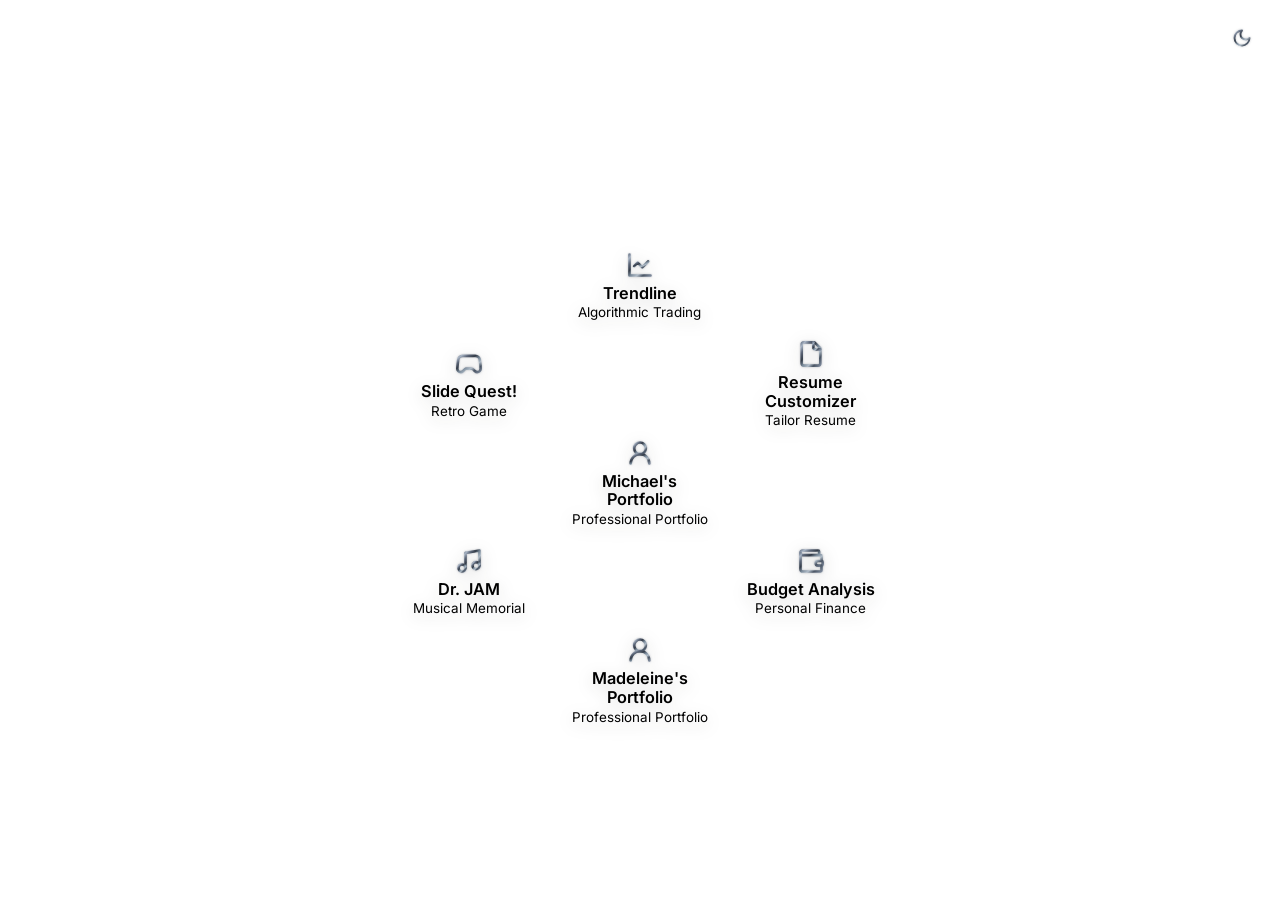
<file: src/index.html>
<!DOCTYPE html>
<html lang="en">
<head>
  <meta charset="UTF-8" />
  <meta name="viewport" content="width=device-width, initial-scale=1.0, viewport-fit=cover" />
  <title>Schmid-Lab</title>
  <link rel="icon" id="favicon" href="favicon-dark.svg" type="image/svg+xml" />
  <script>
    (function () {
      try {
        var t = localStorage.getItem("valhalla-theme");
        var theme = t === "light" || t === "dark"
          ? t
          : (window.matchMedia("(prefers-color-scheme: dark)").matches ? "dark" : "light");
        if (t === "light" || t === "dark") document.documentElement.dataset.theme = t;
        var link = document.getElementById("favicon");
        if (link) link.href = theme === "light" ? "favicon-light.svg" : "favicon-dark.svg";
      } catch (e) {}
    })();
  </script>
  <link rel="stylesheet" href="css/fonts.css" />
  <link rel="stylesheet" href="css/theme.css?v=40" />
  <link rel="stylesheet" href="css/styles.css?v=48" />
</head>
<body>
  <!-- Shared SVG gradient for metallic icons and accents -->
  <svg xmlns="http://www.w3.org/2000/svg" aria-hidden="true" focusable="false" class="svg-defs">
    <defs>
      <linearGradient id="valhalla-metal" x1="0%" y1="0%" x2="100%" y2="100%">
        <stop offset="0%" class="metal-s1"/>
        <stop offset="8%" class="metal-s2"/>
        <stop offset="22%" class="metal-s3"/>
        <stop offset="38%" class="metal-s4"/>
        <stop offset="52%" class="metal-s5"/>
        <stop offset="68%" class="metal-s6"/>
        <stop offset="82%" class="metal-s7"/>
        <stop offset="100%" class="metal-s8"/>
      </linearGradient>
    </defs>
  </svg>

  <header class="site-header">
    <h1 class="site-title">Schmid-Lab</h1>
    <button type="button" id="theme-toggle" class="theme-toggle" aria-label="Toggle color theme"></button>
  </header>

  <main class="page-main">
    <div class="hive">
      <div class="link-grid" id="link-grid"></div>
    </div>
  </main>

  <div id="coming-soon-banner" class="coming-soon-banner" role="status" aria-live="polite" hidden>
    <span class="coming-soon-banner__message">This app is on the way. Check back soon!</span>
  </div>

  <script type="module" src="js/theme.js?v=38"></script>
  <script type="module" src="js/app.js?v=45"></script>
</body>
</html>
</file>
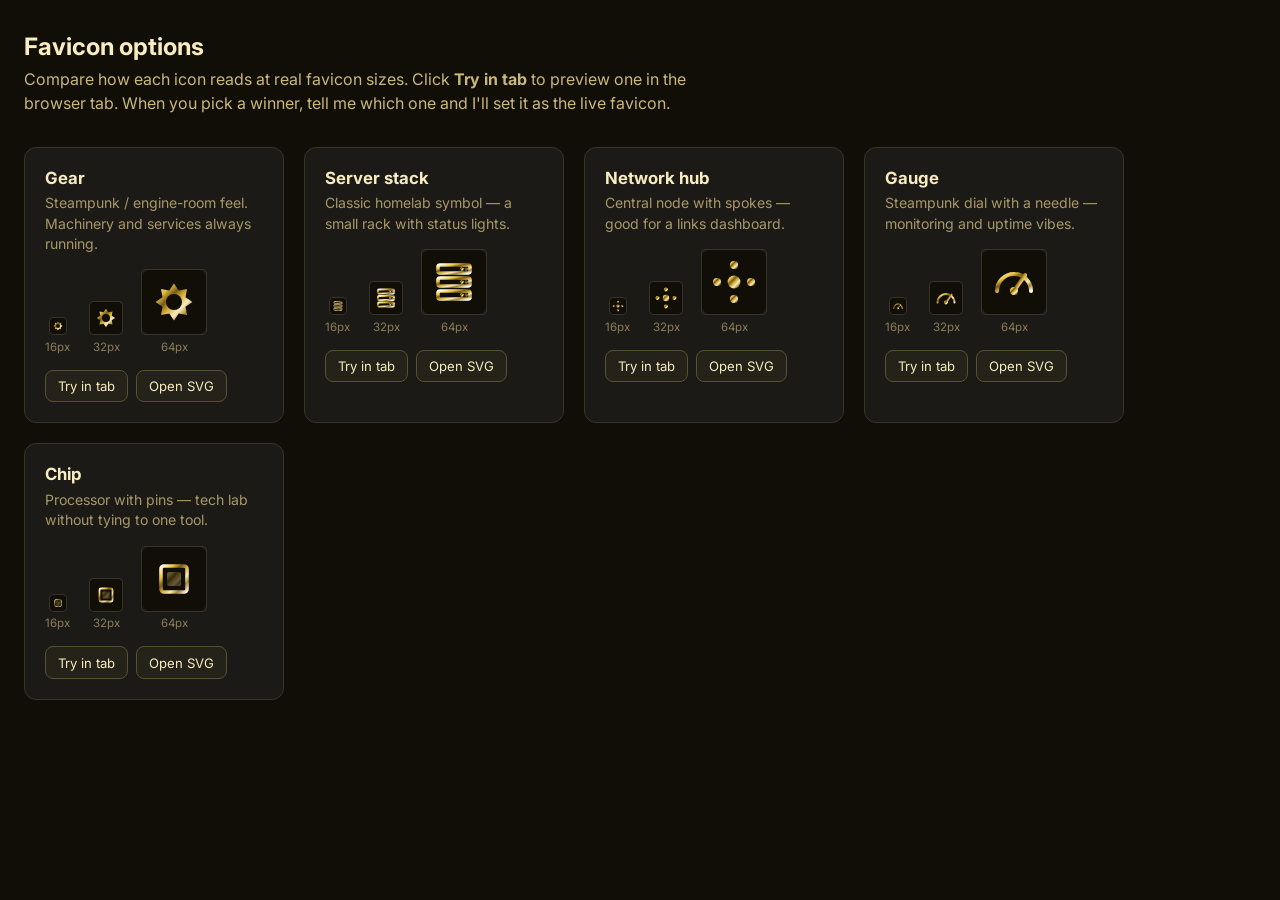
<file: src/favicon-options/preview.html>
<!DOCTYPE html>
<html lang="en">
<head>
  <meta charset="UTF-8" />
  <meta name="viewport" content="width=device-width, initial-scale=1.0" />
  <title>Favicon options — Schmid-Lab</title>
  <link rel="stylesheet" href="../css/fonts.css" />
  <style>
    * { box-sizing: border-box; }

    body {
      margin: 0;
      min-height: 100vh;
      font-family: var(--font-sans, system-ui, sans-serif);
      background: #110e08;
      color: #f8ecc0;
      padding: 2rem 1.5rem 3rem;
    }

    h1 {
      margin: 0 0 0.35rem;
      font-size: 1.5rem;
      font-weight: 700;
    }

    .lead {
      margin: 0 0 2rem;
      color: #c9b87a;
      max-width: 42rem;
      line-height: 1.5;
    }

    .grid {
      display: grid;
      gap: 1.25rem;
      grid-template-columns: repeat(auto-fill, minmax(260px, 1fr));
      max-width: 1100px;
    }

    .card {
      background: #1c1a16;
      border: 1px solid #3a3428;
      border-radius: 12px;
      padding: 1.25rem;
    }

    .card h2 {
      margin: 0 0 0.35rem;
      font-size: 1.05rem;
    }

    .card p {
      margin: 0 0 1rem;
      font-size: 0.88rem;
      color: #a89868;
      line-height: 1.45;
    }

    .sizes {
      display: flex;
      align-items: flex-end;
      gap: 1.25rem;
      margin-bottom: 1rem;
    }

    .size {
      display: flex;
      flex-direction: column;
      align-items: center;
      gap: 0.35rem;
      font-size: 0.72rem;
      color: #8a7d58;
    }

    .size img {
      image-rendering: pixelated;
      border-radius: 4px;
      box-shadow: 0 0 0 1px #3a3428;
    }

    .actions {
      display: flex;
      flex-wrap: wrap;
      gap: 0.5rem;
    }

    button,
    a.btn {
      appearance: none;
      border: 1px solid #5a4f32;
      background: #252219;
      color: #f8ecc0;
      border-radius: 8px;
      padding: 0.45rem 0.75rem;
      font: inherit;
      font-size: 0.82rem;
      cursor: pointer;
      text-decoration: none;
    }

    button:hover,
    a.btn:hover {
      background: #302a1f;
      border-color: #d4af37;
    }

    .active-tab {
      margin-top: 2rem;
      padding: 1rem 1.25rem;
      background: #1c1a16;
      border: 1px solid #3a3428;
      border-radius: 12px;
      max-width: 42rem;
    }

    .active-tab strong {
      color: #ffe9a8;
    }

    code {
      font-family: ui-monospace, Consolas, monospace;
      font-size: 0.85em;
      color: #ffe9a8;
    }
  </style>
</head>
<body>
  <h1>Favicon options</h1>
  <p class="lead">
    Compare how each icon reads at real favicon sizes. Click <strong>Try in tab</strong> to preview one in the browser tab.
    When you pick a winner, tell me which one and I'll set it as the live favicon.
  </p>

  <div class="grid" id="grid"></div>

  <div class="active-tab" id="active-tab" hidden>
  </div>

  <script>
    const OPTIONS = [
      {
        id: "gear",
        name: "Gear",
        file: "gear.svg",
        blurb: "Steampunk / engine-room feel. Machinery and services always running.",
      },
      {
        id: "server-stack",
        name: "Server stack",
        file: "server-stack.svg",
        blurb: "Classic homelab symbol — a small rack with status lights.",
      },
      {
        id: "network-hub",
        name: "Network hub",
        file: "network-hub.svg",
        blurb: "Central node with spokes — good for a links dashboard.",
      },
      {
        id: "gauge",
        name: "Gauge",
        file: "gauge.svg",
        blurb: "Steampunk dial with a needle — monitoring and uptime vibes.",
      },
      {
        id: "chip",
        name: "Chip",
        file: "chip.svg",
        blurb: "Processor with pins — tech lab without tying to one tool.",
      },
    ];

    const grid = document.getElementById("grid");
    const activeTab = document.getElementById("active-tab");
    let faviconLink = document.querySelector('link[rel="icon"]');

    if (!faviconLink) {
      faviconLink = document.createElement("link");
      faviconLink.rel = "icon";
      faviconLink.type = "image/svg+xml";
      document.head.appendChild(faviconLink);
    }

    function setTabIcon(file) {
      faviconLink.href = `${file}?v=${Date.now()}`;
      activeTab.hidden = false;
      activeTab.innerHTML = `Tab preview active: <strong>${file}</strong>`;
    }

    OPTIONS.forEach((opt) => {
      const card = document.createElement("article");
      card.className = "card";
      card.innerHTML = `
        <h2>${opt.name}</h2>
        <p>${opt.blurb}</p>
        <div class="sizes">
          <div class="size">
            <img src="${opt.file}" width="16" height="16" alt="" />
            <span>16px</span>
          </div>
          <div class="size">
            <img src="${opt.file}" width="32" height="32" alt="" />
            <span>32px</span>
          </div>
          <div class="size">
            <img src="${opt.file}" width="64" height="64" alt="" />
            <span>64px</span>
          </div>
        </div>
        <div class="actions">
          <button type="button" data-preview="${opt.file}">Try in tab</button>
          <a class="btn" href="${opt.file}" target="_blank" rel="noopener">Open SVG</a>
        </div>
      `;
      card.querySelector("[data-preview]").addEventListener("click", () => setTabIcon(opt.file));
      grid.appendChild(card);
    });
  </script>
</body>
</html>
</file>
<file: src/css/fonts.css>
@import url("https://fonts.googleapis.com/css2?family=Inter:wght@400;500;600;700&display=swap");

:root {
  --font-sans: "Inter", system-ui, -apple-system, "Segoe UI", Roboto, sans-serif;
}
</file>
<file: src/css/theme.css>
/* Valhalla theme — metallic gold (dark) and platinum silver (light) with sheen. */

* { box-sizing: border-box; }

/* Multi-stop gradients simulate specular highlights + shadow bands on brushed metal. */
:root {
  --gold-gradient: linear-gradient(
    125deg,
    #fffef5 0%,
    #ffe9a8 7%,
    #e8c547 18%,
    #7a5a18 32%,
    #d4af37 46%,
    #f8ecc0 58%,
    #a88428 72%,
    #f0dc98 86%,
    #fffef5 100%
  );
  --silver-gradient: linear-gradient(
    125deg,
    #7a8698 0%,
    #a8b4c4 8%,
    #5c6678 20%,
    #343c48 34%,
    #788898 48%,
    #b0bcc8 58%,
    #4a5564 72%,
    #98a4b4 86%,
    #7a8698 100%
  );
}

/* --- Dark tokens (gold) ------------------------------------------------ */
@media (prefers-color-scheme: dark) {
  :root:not([data-theme]) {
    --bg: #110e08;
    --bg-elevated: #1c1a16;
    --bg-hover: #252219;
    --accent-gradient: var(--gold-gradient);
    --accent-glow: rgba(232, 197, 71, 0.35);
    --accent-subtle: rgba(212, 175, 55, 0.12);
    --text-primary: #f0ebe3;
    --text-secondary: #b8b0a4;
    --text-dim: #7a7268;
    --border: rgba(255, 255, 255, 0.07);
    --border-strong: rgba(212, 175, 55, 0.35);
    --shadow: 0 4px 28px rgba(0, 0, 0, 0.55);
    --focus-ring: rgba(248, 236, 192, 0.45);
    --metal-shadow: 0 1px 2px rgba(0, 0, 0, 0.2);
    --toast-bg: #1c1a16;
    --toast-border: rgba(212, 175, 55, 0.3);
  }
}

:root[data-theme="dark"] {
  --bg: #110e08;
  --bg-elevated: #1c1a16;
  --bg-hover: #252219;
  --accent-gradient: var(--gold-gradient);
  --accent-glow: rgba(232, 197, 71, 0.35);
  --accent-subtle: rgba(212, 175, 55, 0.12);
  --text-primary: #f0ebe3;
  --text-secondary: #b8b0a4;
  --text-dim: #7a7268;
  --border: rgba(255, 255, 255, 0.07);
  --border-strong: rgba(212, 175, 55, 0.35);
  --shadow: 0 4px 28px rgba(0, 0, 0, 0.55);
  --focus-ring: rgba(248, 236, 192, 0.45);
  --metal-shadow: 0 1px 2px rgba(0, 0, 0, 0.2);
  --toast-bg: #1c1a16;
  --toast-border: rgba(212, 175, 55, 0.3);
}
 (platinum silver) ------------------------------------ */
@media (prefers-color-scheme: light) {
  :root:not([data-theme]) {
    --bg: #f7f5f1;
    --bg-elevated: #ffffff;
    --bg-hover: #f0ece6;
    --accent-gradient: var(--silver-gradient);
    --accent-glow: rgba(74, 85, 100, 0.25);
    --accent-subtle: rgba(74, 85, 100, 0.1);
    --text-primary: #1c1a16;
    --text-secondary: #4a4540;
    --text-dim: #8a8480;
    --border: rgba(28, 26, 22, 0.1);
    --border-strong: rgba(74, 85, 100, 0.45);
    --shadow: 0 4px 24px rgba(28, 26, 22, 0.08);
    --focus-ring: rgba(74, 85, 100, 0.5);
    --metal-shadow: 0 1px 2px rgba(52, 60, 72, 0.35);
    --toast-bg: #ffffff;
    --toast-border: rgba(74, 85, 100, 0.3);
  }
}

:root[data-theme="light"] {
  --bg: #f7f5f1;
  --bg-elevated: #ffffff;
  --bg-hover: #f0ece6;
  --accent-gradient: var(--silver-gradient);
  --accent-glow: rgba(74, 85, 100, 0.25);
  --accent-subtle: rgba(74, 85, 100, 0.1);
  --text-primary: #1c1a16;
  --text-secondary: #4a4540;
  --text-dim: #8a8480;
  --border: rgba(28, 26, 22, 0.1);
  --border-strong: rgba(74, 85, 100, 0.45);
  --shadow: 0 4px 24px rgba(28, 26, 22, 0.08);
  --focus-ring: rgba(74, 85, 100, 0.5);
  --metal-shadow: 0 1px 2px rgba(52, 60, 72, 0.35);
  --toast-bg: #ffffff;
  --toast-border: rgba(74, 85, 100, 0.3);
}

/* SVG gradient stops — gold (dark mode) */
@media (prefers-color-scheme: dark) {
  :root:not([data-theme]) .metal-s1 { stop-color: #fffef5; }
  :root:not([data-theme]) .metal-s2 { stop-color: #ffe9a8; }
  :root:not([data-theme]) .metal-s3 { stop-color: #e8c547; }
  :root:not([data-theme]) .metal-s4 { stop-color: #7a5a18; }
  :root:not([data-theme]) .metal-s5 { stop-color: #d4af37; }
  :root:not([data-theme]) .metal-s6 { stop-color: #f8ecc0; }
  :root:not([data-theme]) .metal-s7 { stop-color: #a88428; }
  :root:not([data-theme]) .metal-s8 { stop-color: #fffef5; }
}

:root[data-theme="dark"] .metal-s1 { stop-color: #fffef5; }
:root[data-theme="dark"] .metal-s2 { stop-color: #ffe9a8; }
:root[data-theme="dark"] .metal-s3 { stop-color: #e8c547; }
:root[data-theme="dark"] .metal-s4 { stop-color: #7a5a18; }
:root[data-theme="dark"] .metal-s5 { stop-color: #d4af37; }
:root[data-theme="dark"] .metal-s6 { stop-color: #f8ecc0; }
:root[data-theme="dark"] .metal-s7 { stop-color: #a88428; }
:root[data-theme="dark"] .metal-s8 { stop-color: #fffef5; }

/* SVG gradient stops — platinum silver (light mode, darker range for contrast on white) */
@media (prefers-color-scheme: light) {
  :root:not([data-theme]) .metal-s1 { stop-color: #7a8698; }
  :root:not([data-theme]) .metal-s2 { stop-color: #a8b4c4; }
  :root:not([data-theme]) .metal-s3 { stop-color: #5c6678; }
  :root:not([data-theme]) .metal-s4 { stop-color: #343c48; }
  :root:not([data-theme]) .metal-s5 { stop-color: #788898; }
  :root:not([data-theme]) .metal-s6 { stop-color: #b0bcc8; }
  :root:not([data-theme]) .metal-s7 { stop-color: #4a5564; }
  :root:not([data-theme]) .metal-s8 { stop-color: #7a8698; }
}

:root[data-theme="light"] .metal-s1 { stop-color: #7a8698; }
:root[data-theme="light"] .metal-s2 { stop-color: #a8b4c4; }
:root[data-theme="light"] .metal-s3 { stop-color: #5c6678; }
:root[data-theme="light"] .metal-s4 { stop-color: #343c48; }
:root[data-theme="light"] .metal-s5 { stop-color: #788898; }
:root[data-theme="light"] .metal-s6 { stop-color: #b0bcc8; }
:root[data-theme="light"] .metal-s7 { stop-color: #4a5564; }
:root[data-theme="light"] .metal-s8 { stop-color: #7a8698; }

@keyframes metal-shimmer {
  0%, 100% { background-position: 0% 50%; }
  50% { background-position: 100% 50%; }
}

html, body {
  margin: 0;
  padding: 0;
  background: var(--bg);
  color: var(--text-primary);
  font-family: var(--font-sans);
  -webkit-font-smoothing: antialiased;
  -moz-osx-font-smoothing: grayscale;
}

a { color: inherit; text-decoration: none; }
</file>
<file: src/css/styles.css>
/* Valhalla landing page — mobile-first layout */

.svg-defs {
  position: absolute;
  width: 0;
  height: 0;
  overflow: hidden;
  pointer-events: none;
}

body {
  min-height: 100dvh;
  overflow-x: hidden;
}

/* --- Header ------------------------------------------------------------- */
.site-header {
  display: flex;
  align-items: center;
  justify-content: space-between;
  padding: max(16px, env(safe-area-inset-top)) max(16px, env(safe-area-inset-right)) 16px max(16px, env(safe-area-inset-left));
}

.site-title {
  margin: 0;
  font-size: clamp(1.25rem, 4vw, 1.75rem);
  font-weight: 700;
  letter-spacing: 0.04em;
  background: var(--accent-gradient);
  background-size: 250% 250%;
  -webkit-background-clip: text;
  background-clip: text;
  color: transparent;
  animation: metal-shimmer 7s ease-in-out infinite;
  filter: drop-shadow(var(--metal-shadow));
}

.theme-toggle {
  display: flex;
  align-items: center;
  justify-content: center;
  width: 44px;
  height: 44px;
  padding: 0;
  border: 1px solid var(--border);
  border-radius: 10px;
  background: var(--bg-elevated);
  cursor: pointer;
  flex-shrink: 0;
  transition: background 0.15s ease, border-color 0.15s ease, box-shadow 0.15s ease;
}

.theme-toggle svg {
  filter: drop-shadow(0 0 4px var(--accent-glow));
}

.theme-toggle:focus-visible {
  outline: 2px solid var(--focus-ring);
  outline-offset: 2px;
}

@media (hover: hover) {
  .theme-toggle:hover {
    background: var(--bg-hover);
    border-color: var(--border-strong);
    box-shadow: 0 0 12px var(--accent-glow);
  }
}

.theme-toggle:active {
  background: var(--accent-subtle);
}

/* --- Main --------------------------------------------------------------- */
.page-main {
  display: flex;
  flex-direction: column;
  justify-content: center;
  min-height: calc(100svh - 76px);
  padding: 8px max(10px, env(safe-area-inset-right)) max(16px, env(safe-area-inset-bottom)) max(10px, env(safe-area-inset-left));
}

@supports (justify-content: safe center) {
  .page-main {
    justify-content: safe center;
  }
}

/* Flat-top hex cluster: one tile in the center, six sharing its edges.
   .hive is the size container. The grid reads that width with cqi; querying
   cqi on the sized element itself makes the cluster the wrong height.
   With no query container, cqi is the viewport, which is what made the tiles
   enormous on wide monitors. --hex-w cannot exceed the 35rem hive.
   The clip-path is written out on the tiles, not stored in a variable or an
   SVG url(), because those get dropped and the tiles paint as rectangles. */
.hive {
  width: min(100%, 35rem);
  margin-inline: auto;
  container-type: inline-size;
}

.link-grid {
  --hex-gap: 8px;
  --hex-w: min(210px, 28vw);
  --hex-h: calc(var(--hex-w) * 0.86602540378);
  --hex-step: calc(var(--hex-h) + var(--hex-gap));
  position: relative;
  width: 100%;
  height: calc(3 * var(--hex-h) + 2 * var(--hex-gap));
}

@supports (width: 1cqi) {
  .link-grid {
    --hex-gap: clamp(4px, 1.5cqi, 10px);
    --hex-w: min(
      calc((35rem - 1.7320508 * var(--hex-gap)) / 2.5),
      calc((100cqi - 1.7320508 * var(--hex-gap)) / 2.5)
    );
    --hex-h: calc(var(--hex-w) * 0.86602540378);
    --hex-step: calc(var(--hex-h) + var(--hex-gap));
  }
}

@supports not (width: 1cqi) {
  .hive {
    width: auto;
    container-type: normal;
  }

  .link-grid {
    width: min(100%, calc(2.5 * var(--hex-w) + 1.7320508 * var(--hex-gap)));
  }
}

/* --- Link tiles --------------------------------------------------------- */
.link-card {
  --hex-x: 0px;
  --hex-y: 0px;
  position: absolute;
  left: calc(50% + var(--hex-x) - var(--hex-w) / 2);
  top: calc(50% + var(--hex-y) - var(--hex-h) / 2);
  width: var(--hex-w);
  height: var(--hex-h);
  display: block;
  margin: 0;
  padding: 0;
  border: 0;
  border-radius: 0;
  -webkit-clip-path: polygon(23.27% 3.46%, 24.01% 2.29%, 24.94% 1.32%, 26.02% 0.60%, 27.22% 0.15%, 28.46% 0%, 71.54% 0%, 72.78% 0.15%, 73.98% 0.60%, 75.06% 1.32%, 75.99% 2.29%, 76.73% 3.46%, 98.27% 46.54%, 98.78% 47.86%, 99.04% 49.28%, 99.04% 50.72%, 98.78% 52.14%, 98.27% 53.46%, 76.73% 96.54%, 75.99% 97.71%, 75.06% 98.68%, 73.98% 99.40%, 72.78% 99.85%, 71.54% 100%, 28.46% 100%, 27.22% 99.85%, 26.02% 99.40%, 24.94% 98.68%, 24.01% 97.71%, 23.27% 96.54%, 1.73% 53.46%, 1.22% 52.14%, 0.96% 50.72%, 0.96% 49.28%, 1.22% 47.86%, 1.73% 46.54%);
  clip-path: polygon(23.27% 3.46%, 24.01% 2.29%, 24.94% 1.32%, 26.02% 0.60%, 27.22% 0.15%, 28.46% 0%, 71.54% 0%, 72.78% 0.15%, 73.98% 0.60%, 75.06% 1.32%, 75.99% 2.29%, 76.73% 3.46%, 98.27% 46.54%, 98.78% 47.86%, 99.04% 49.28%, 99.04% 50.72%, 98.78% 52.14%, 98.27% 53.46%, 76.73% 96.54%, 75.99% 97.71%, 75.06% 98.68%, 73.98% 99.40%, 72.78% 99.85%, 71.54% 100%, 28.46% 100%, 27.22% 99.85%, 26.02% 99.40%, 24.94% 98.68%, 24.01% 97.71%, 23.27% 96.54%, 1.73% 53.46%, 1.22% 52.14%, 0.96% 50.72%, 0.96% 49.28%, 1.22% 47.86%, 1.73% 46.54%);
  background: var(--accent-gradient);
  background-size: 250% 250%;
  animation: metal-shimmer 7s ease-in-out infinite;
  color: inherit;
  font: inherit;
  text-align: center;
  text-decoration: none;
  cursor: pointer;
  filter: drop-shadow(0 4px 8px rgba(28, 26, 22, 0.18));
  transition: transform 0.15s ease, filter 0.15s ease;
}

.link-card[data-place="n"] {
  --hex-x: 0px;
  --hex-y: calc(var(--hex-step) * -1);
}

.link-card[data-place="ne"] {
  --hex-x: calc(var(--hex-step) * 0.8660254);
  --hex-y: calc(var(--hex-step) * -0.5);
}

.link-card[data-place="se"] {
  --hex-x: calc(var(--hex-step) * 0.8660254);
  --hex-y: calc(var(--hex-step) * 0.5);
}

.link-card[data-place="s"] {
  --hex-x: 0px;
  --hex-y: var(--hex-step);
}

.link-card[data-place="sw"] {
  --hex-x: calc(var(--hex-step) * -0.8660254);
  --hex-y: calc(var(--hex-step) * 0.5);
}

.link-card[data-place="nw"] {
  --hex-x: calc(var(--hex-step) * -0.8660254);
  --hex-y: calc(var(--hex-step) * -0.5);
}

button.link-card {
  width: var(--hex-w);
  appearance: none;
  -webkit-appearance: none;
}

/* Scaled copy of the hex, so the metal edge is the same width on every side. */
.link-card::before {
  content: "";
  position: absolute;
  inset: 0;
  z-index: 0;
  -webkit-clip-path: polygon(23.27% 3.46%, 24.01% 2.29%, 24.94% 1.32%, 26.02% 0.60%, 27.22% 0.15%, 28.46% 0%, 71.54% 0%, 72.78% 0.15%, 73.98% 0.60%, 75.06% 1.32%, 75.99% 2.29%, 76.73% 3.46%, 98.27% 46.54%, 98.78% 47.86%, 99.04% 49.28%, 99.04% 50.72%, 98.78% 52.14%, 98.27% 53.46%, 76.73% 96.54%, 75.99% 97.71%, 75.06% 98.68%, 73.98% 99.40%, 72.78% 99.85%, 71.54% 100%, 28.46% 100%, 27.22% 99.85%, 26.02% 99.40%, 24.94% 98.68%, 24.01% 97.71%, 23.27% 96.54%, 1.73% 53.46%, 1.22% 52.14%, 0.96% 50.72%, 0.96% 49.28%, 1.22% 47.86%, 1.73% 46.54%);
  clip-path: polygon(23.27% 3.46%, 24.01% 2.29%, 24.94% 1.32%, 26.02% 0.60%, 27.22% 0.15%, 28.46% 0%, 71.54% 0%, 72.78% 0.15%, 73.98% 0.60%, 75.06% 1.32%, 75.99% 2.29%, 76.73% 3.46%, 98.27% 46.54%, 98.78% 47.86%, 99.04% 49.28%, 99.04% 50.72%, 98.78% 52.14%, 98.27% 53.46%, 76.73% 96.54%, 75.99% 97.71%, 75.06% 98.68%, 73.98% 99.40%, 72.78% 99.85%, 71.54% 100%, 28.46% 100%, 27.22% 99.85%, 26.02% 99.40%, 24.94% 98.68%, 24.01% 97.71%, 23.27% 96.54%, 1.73% 53.46%, 1.22% 52.14%, 0.96% 50.72%, 0.96% 49.28%, 1.22% 47.86%, 1.73% 46.54%);
  background: var(--bg-elevated);
  transform: scale(0.97);
  pointer-events: none;
}

.link-card__face {
  position: relative;
  z-index: 1;
  display: flex;
  flex-direction: column;
  align-items: center;
  justify-content: center;
  gap: clamp(2px, calc(var(--hex-w) * 0.022), 8px);
  width: 100%;
  height: 100%;
  padding: 15% 17% 12%;
}

.link-card:focus-visible {
  outline: none;
  z-index: 2;
  filter: drop-shadow(0 0 12px var(--accent-glow));
}

@media (hover: hover) {
  .link-card:hover {
    z-index: 2;
    transform: scale(1.04);
    filter: drop-shadow(0 8px 14px rgba(28, 26, 22, 0.22)) drop-shadow(0 0 12px var(--accent-glow));
  }

  .link-card:hover::before {
    background: var(--bg-hover);
  }

  .link-card:hover .link-card__icon svg {
    filter: drop-shadow(0 0 6px var(--accent-glow));
  }
}

.link-card:active::before {
  background: var(--accent-subtle);
}

.link-card--coming-soon {
  opacity: 0.72;
}

.link-card__icon {
  display: flex;
  align-items: center;
  justify-content: center;
  width: clamp(18px, calc(var(--hex-w) * 0.14), 28px);
  height: clamp(18px, calc(var(--hex-w) * 0.14), 28px);
  flex-shrink: 0;
}

.link-card__icon svg {
  width: 100%;
  height: 100%;
  transition: filter 0.2s ease;
}

.link-card__copy {
  display: flex;
  flex-direction: column;
  align-items: center;
  gap: 2px;
  min-width: 0;
  max-width: 100%;
}

/* Light mode: slightly heavier strokes + depth so silver icons read on white */
@media (prefers-color-scheme: light) {
  :root:not([data-theme]) .link-card__icon svg,
  :root:not([data-theme]) .theme-toggle svg {
    stroke-width: 2.25;
    filter: drop-shadow(0 0.5px 1px rgba(52, 60, 72, 0.3));
  }
}

:root[data-theme="light"] .link-card__icon svg,
:root[data-theme="light"] .theme-toggle svg {
  stroke-width: 2.25;
  filter: drop-shadow(0 0.5px 1px rgba(52, 60, 72, 0.3));
}

@media (prefers-color-scheme: dark) {
  :root:not([data-theme]) .link-card {
    filter: drop-shadow(0 6px 12px rgba(0, 0, 0, 0.45));
  }

  :root:not([data-theme]) .link-card:hover {
    filter: drop-shadow(0 10px 16px rgba(0, 0, 0, 0.5)) drop-shadow(0 0 14px var(--accent-glow));
  }
}

:root[data-theme="dark"] .link-card {
  filter: drop-shadow(0 6px 12px rgba(0, 0, 0, 0.45));
}

:root[data-theme="dark"] .link-card:hover {
  filter: drop-shadow(0 10px 16px rgba(0, 0, 0, 0.5)) drop-shadow(0 0 14px var(--accent-glow));
}

.link-card:focus-visible,
:root[data-theme="dark"] .link-card:focus-visible {
  z-index: 2;
  filter: drop-shadow(0 6px 12px rgba(0, 0, 0, 0.45)) drop-shadow(0 0 12px var(--accent-glow));
}

.link-card__title {
  margin: 0;
  max-width: 100%;
  font-size: clamp(0.68rem, calc(var(--hex-w) * 0.086), 1.02rem);
  font-weight: 600;
  line-height: 1.15;
  color: var(--text-primary);
  text-wrap: balance;
}

.link-card__subtitle {
  margin: 0;
  max-width: 100%;
  font-size: clamp(0.58rem, calc(var(--hex-w) * 0.064), 0.84rem);
  line-height: 1.2;
  color: var(--text-secondary);
  text-wrap: balance;
}

/* --- Coming soon toast -------------------------------------------------- */
.coming-soon-banner {
  position: fixed;
  bottom: max(24px, env(safe-area-inset-bottom));
  left: 50%;
  transform: translateX(-50%) translateY(16px);
  z-index: 200;
  max-width: calc(100vw - 32px);
  padding: 12px 20px;
  border: 1px solid var(--toast-border);
  border-radius: 10px;
  background: var(--toast-bg);
  box-shadow: var(--shadow);
  text-align: center;
  opacity: 0;
  pointer-events: none;
  transition: opacity 0.3s ease, transform 0.3s ease;
}

.coming-soon-banner.is-visible {
  opacity: 1;
  transform: translateX(-50%) translateY(0);
}

.coming-soon-banner__message {
  font-size: 0.9375rem;
  font-weight: 500;
  color: var(--text-primary);
}

/* --- Desktop ------------------------------------------------------------ */
@media (min-width: 769px) {
  .page-main {
    padding-top: 12px;
    padding-bottom: 28px;
  }
}

/* --- Reduced motion ----------------------------------------------------- */
@media (prefers-reduced-motion: reduce) {
  .site-title,
  .link-card {
    animation: none;
    background-size: 100% 100%;
  }

  .coming-soon-banner {
    transition: none;
  }

  .link-card,
  .theme-toggle,
  .link-card__icon svg {
    transition: none;
  }

  .link-card:hover {
    transform: none;
  }
}
</file>
